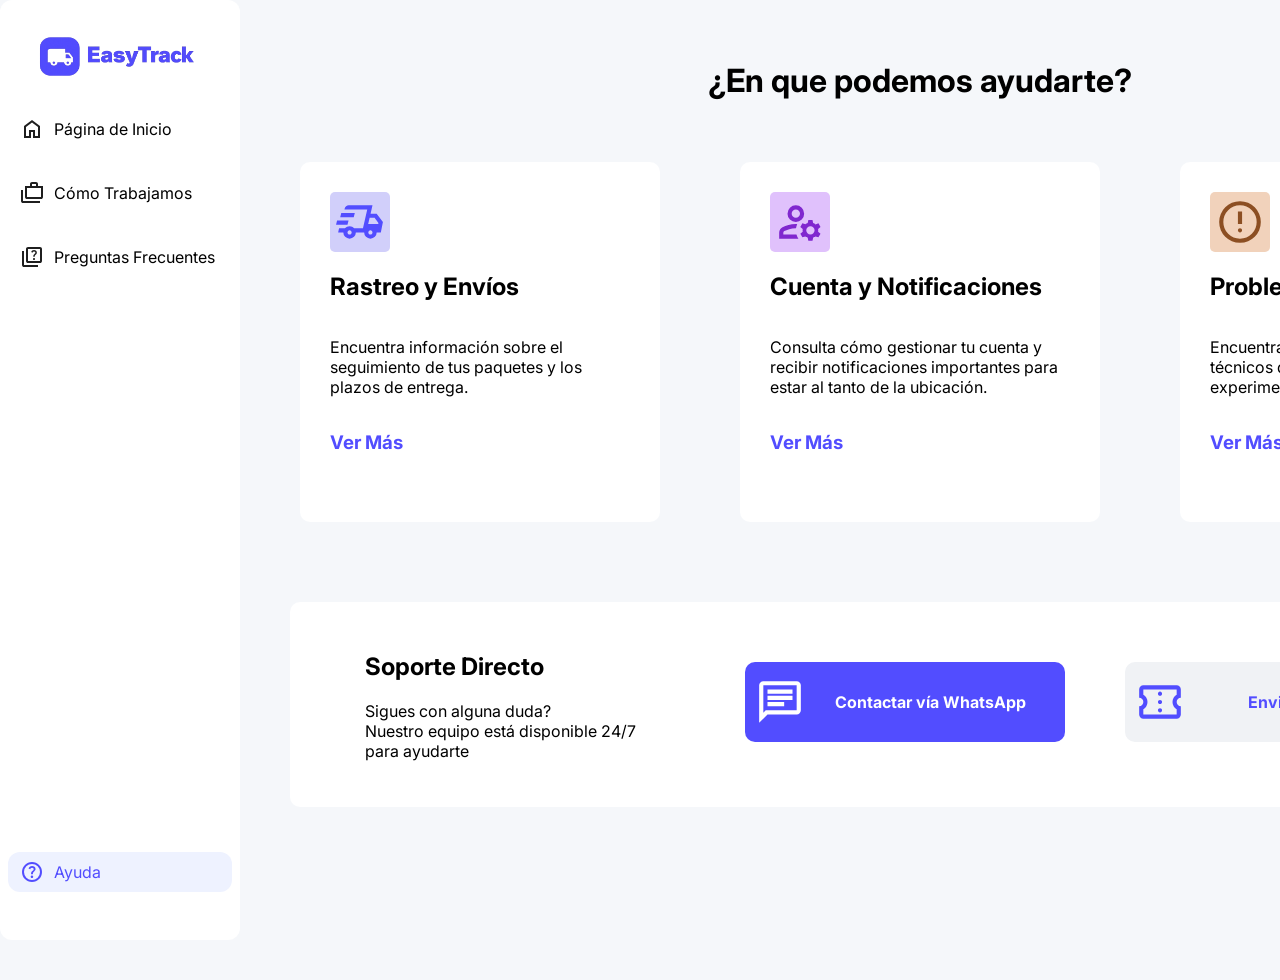
<file: ayuda.html>
<!DOCTYPE html>
<html lang="es">
<head>
    <link rel="preconnect" href="https://fonts.googleapis.com">
    <link rel="preconnect" href="https://fonts.gstatic.com" crossorigin>
    <link href="https://fonts.googleapis.com/css2?family=Inter:ital,opsz,wght@0,14..32,100..900;1,14..32,100..900&display=swap" rel="stylesheet">
    <meta charset="UTF-8">
    <meta name="viewport" content="width=device-width, initial-scale=1.0">
    <title>Ayuda</title>
    <link rel="shortcut icon" href="img/logo-easytrack-solo.png" type="image/x-icon">
    <link rel="stylesheet" href="css/ayuda.css">
</head>
<body>
    <!-- menu q se repite siempre -->
    <nav>
        <a class="logo" href="index.html">
            <img src="img/logo-easytrack.png" alt="Logo de EasyTrack" width="200">
        </a>
        <ul>
            <li><a href="index.html"><img src="img/logo-home.svg" alt="Logo de la página de inicio">Página de Inicio</a></li>
            <li><a href="como-trabajamos.html"><img src="img/logo-como-trabajamos.svg" alt="">Cómo Trabajamos</a></li>
            <li><a href="preguntas-frecuentes.html"><img src="img/logo-preguntas-frecuentes.svg" alt="">Preguntas Frecuentes</a></li>
        </ul>
        <ul class="bottom">
            <li><a href="ayuda.html" class="active"><img src="img/active/logo-ayuda.svg" alt="Logo de Ayuda">Ayuda</a></li>
        </ul>
    </nav>
    <!-- todo el cotenido principal -->
    <main>
        <h1>¿En que podemos ayudarte?</h1>
        <div class="principal">
            <div class="rastreo">
                <img class="logo1" src="img/logo-rastreo.svg" height="50px" width="50px" alt="Imagen de rastreo de paquetes">
                <h2>Rastreo y Envíos</h2>
                <p>Encuentra información sobre el seguimiento de tus paquetes y los plazos de entrega.</p>
                <h3>Ver Más</h3>
            </div>
            <div class="cuenta">
                <img class="logo2" src="img/logo-cuenta-notificaciones.svg" height="50px"  width="50px" alt="Logo de cuenta y notificaciones">
                <h2>Cuenta y Notificaciones</h2>
                <p>Consulta cómo gestionar tu cuenta y recibir notificaciones importantes para estar al tanto de la ubicación.</p>
                <h3>Ver Más</h3>
            </div>
            <div class="problemas">
                <img class="logo3" src="img/logo-error.svg" height="50px"  width="50px" alt="Logo de problemas técnicos">
                <h2>Problemas Técnicos</h2>
                <p>Encuentra soluciones a problemas técnicos de diferentes tipos que puedas experimentar.</p>
                <h3>Ver Más</h3>
            </div>
        </div>
        <div class="soporte-general">
            <div class="soporte">
                <h2>Soporte Directo</h2>
                <p>Sigues con alguna duda?<br>Nuestro equipo está disponible 24/7 <br> para ayudarte</p>
            </div>
            <div class="botones">
                <div class="boton1">
                    <img src="img/logo-mensaje-whatsapp.svg" width="50px" alt="Logo de mensaje de WhatsApp">
                    <button>Contactar vía WhatsApp</button>
                </div>
                <div class="boton2">
                    <img src="img/logo-ticket.svg" width="50px" alt="Logo de ticket">
                    <button>Enviar un Ticket</button>
                </div>
            </div>
        </div>
    </main>
</body>
</html>
</file>
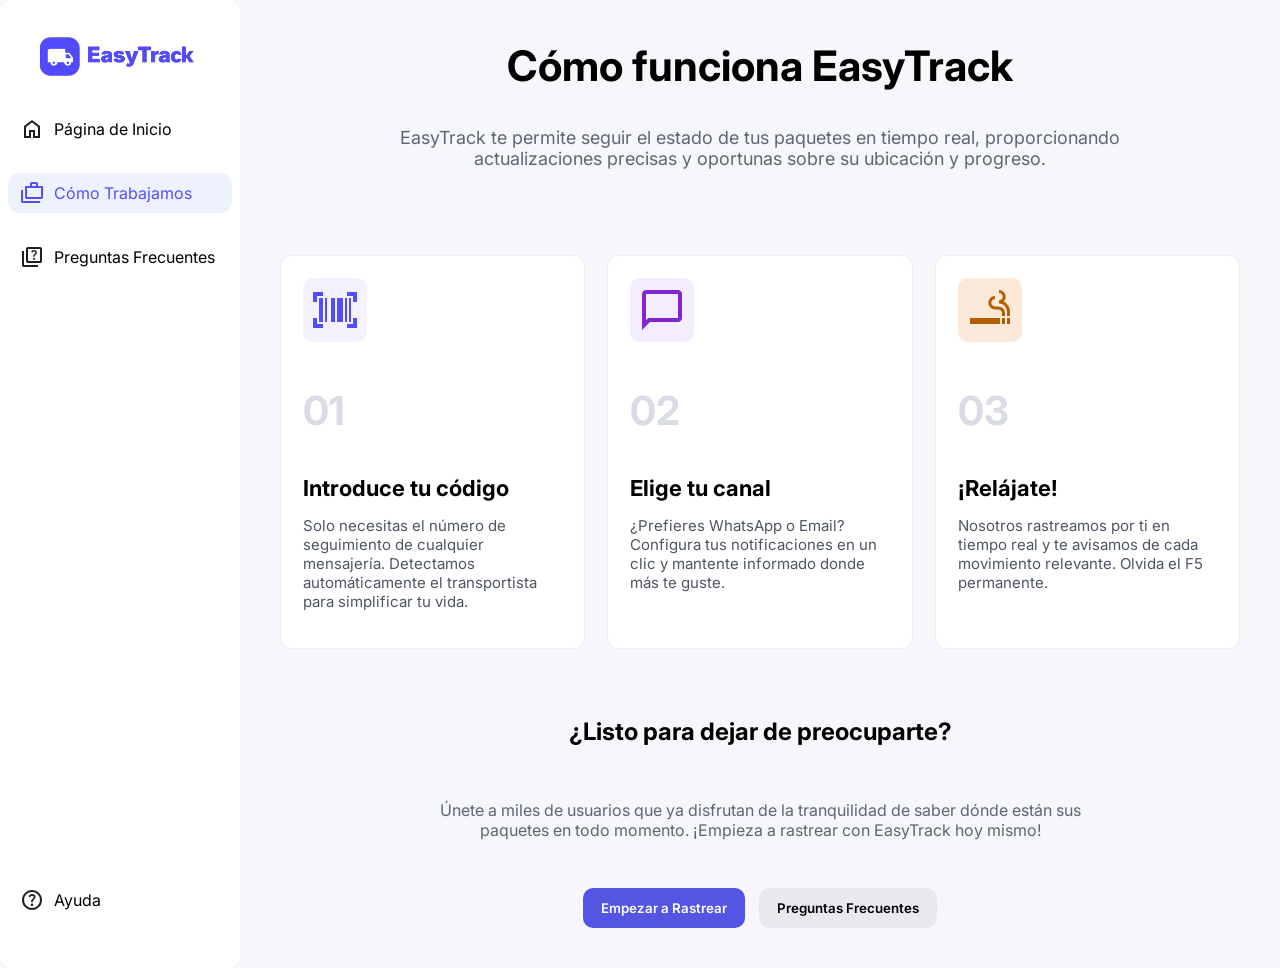
<file: como-trabajamos.html>
<!DOCTYPE html>
<html lang="en">
<head>
    <link rel="preconnect" href="https://fonts.googleapis.com">
    <link rel="preconnect" href="https://fonts.gstatic.com" crossorigin>
    <link href="https://fonts.googleapis.com/css2?family=Inter:ital,opsz,wght@0,14..32,100..900;1,14..32,100..900&display=swap" rel="stylesheet">
    <meta charset="UTF-8">
    <meta name="viewport" content="width=device-width, initial-scale=1.0">
    <title>Como Trabajamos</title>
    <link rel="shortcut icon" href="img/logo-easytrack-solo.png" type="image/x-icon">
    <link rel="stylesheet" href="css/como-trabajamos.css">
</head>
<body>
    <!-- el menu lateral de la izda -->
    <nav>
        <a class="logo" href="index.html">
            <img src="img/logo-easytrack.png" alt="Logo de EasyTrack" width="200">
        </a>
        <ul>
            <li><a href="index.html"><img src="img/logo-home.svg" alt="Logo de la página de inicio">Página de Inicio</a></li>
            <li><a href="como-trabajamos.html" class="active"><img src="img/active/logo-como-trabajamos.svg" alt="">Cómo Trabajamos</a></li>
            <li><a href="preguntas-frecuentes.html"><img src="img/logo-preguntas-frecuentes.svg" alt="">Preguntas Frecuentes</a></li>
        </ul>
        <ul class="bottom">
            <li><a href="ayuda.html"><img src="img/logo-ayuda.svg" alt="Logo de Ayuda">Ayuda</a></li>
        </ul>
    </nav>
    <!-- contenido q va en medio de la page -->
    <main>
    <h1>Cómo funciona EasyTrack</h1>

    <p class="intro-text">
        EasyTrack te permite seguir el estado de tus paquetes en tiempo real, proporcionando actualizaciones precisas y oportunas sobre su ubicación y progreso.
    </p>


    <!-- cuadricula de pasos q hicimos con flex/grid -->
    <div class="steps-grid">
        <div class="step-card">
            <img src="img/logo-scanner.svg" alt="Logo de escáner de código de barras">
            <p class="step-number">01</p>
            <h2>Introduce tu código</h2>
            <p class="step-text">
                Solo necesitas el número de seguimiento de cualquier mensajería. Detectamos automáticamente el transportista para simplificar tu vida.
            </p>
        </div>

        <div class="step-card">
            <img src="img/logo-mensaje.svg" alt="Logo de mensajes">
            <p class="step-number">02</p>
            <h2>Elige tu canal</h2>
            <p class="step-text">
                ¿Prefieres WhatsApp o Email? Configura tus notificaciones en un clic y mantente informado donde más te guste.
            </p>
        </div>

        <div class="step-card">
            <img src="img/logo-cigaro.svg" alt="Logo de cigaro">
            <p class="step-number">03</p>
            <h2>¡Relájate!</h2>
            <p class="step-text">
                Nosotros rastreamos por ti en tiempo real y te avisamos de cada movimiento relevante. Olvida el F5 permanente.
            </p>
        </div>
    </div>

    <h2 class="cta-title">¿Listo para dejar de preocuparte?</h2>

    <p class="cta-text">
        Únete a miles de usuarios que ya disfrutan de la tranquilidad de saber dónde están sus paquetes en todo momento. ¡Empieza a rastrear con EasyTrack hoy mismo!
    </p>

    <div class="cta-buttons">
        <a href="index.html">
            <button type="button">Empezar a Rastrear</button>
        </a>
        <a href="preguntas-frecuentes.html">
            <button>Preguntas Frecuentes</button>
        </a>
    </div>
</main>
</body>
</html>
</file>
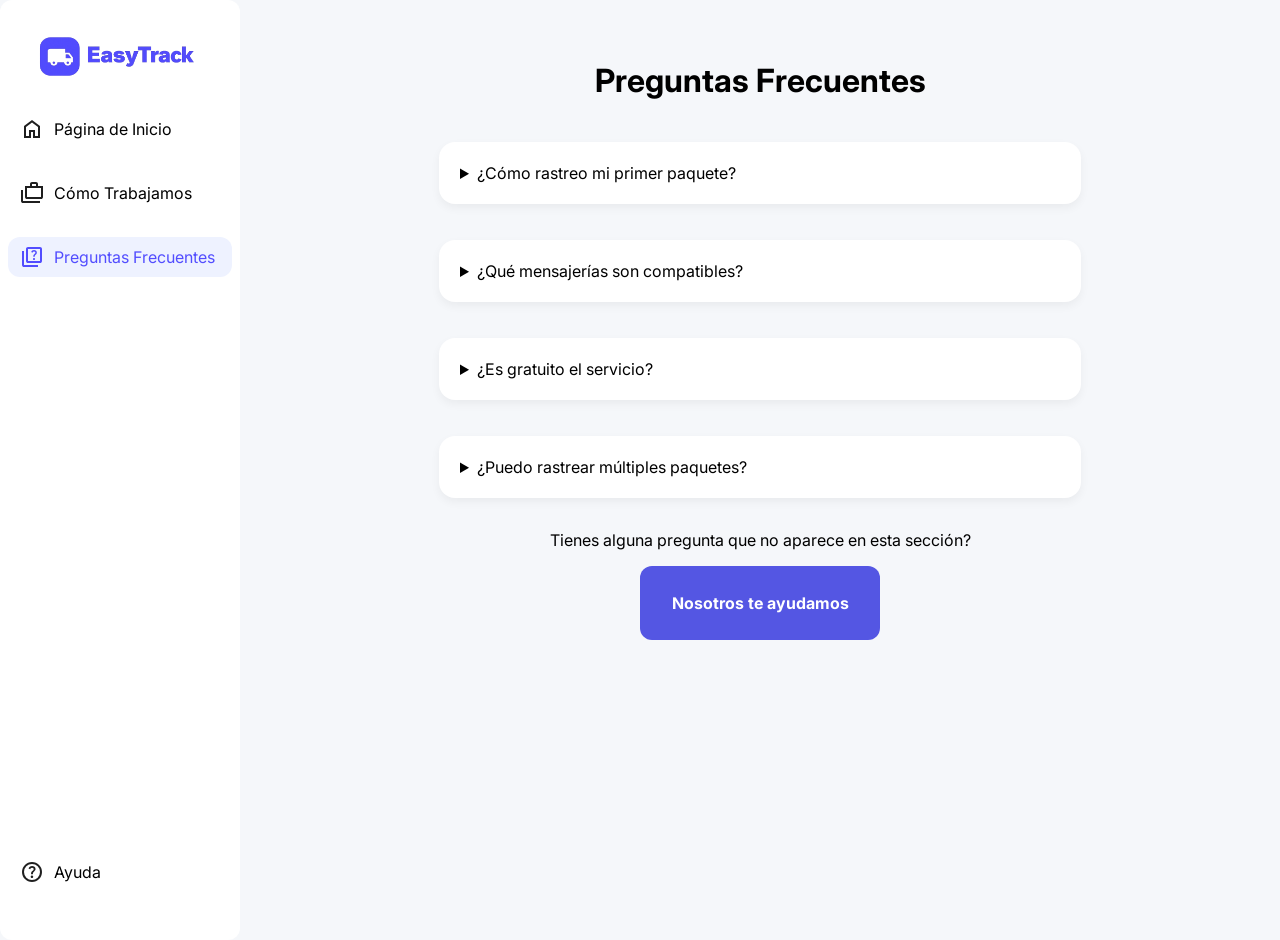
<file: preguntas-frecuentes.html>
<!DOCTYPE html>
<html lang="es">
<head>
    <link rel="preconnect" href="https://fonts.googleapis.com">
    <link rel="preconnect" href="https://fonts.gstatic.com" crossorigin>
    <link href="https://fonts.googleapis.com/css2?family=Inter:ital,opsz,wght@0,14..32,100..900;1,14..32,100..900&display=swap" rel="stylesheet">
    <meta charset="UTF-8">
    <meta name="viewport" content="width=device-width, initial-scale=1.0">
    <title>Preguntas Frecuentes</title>
    <link rel="shortcut icon" href="img/logo-easytrack-solo.png" type="image/x-icon">
    <link rel="stylesheet" href="css/preguntas-frecuentes.css">
</head>
<body>
    <!-- barra de navegacion de la izq -->
    <nav>
        <a class="logo" href="index.html">
            <img src="img/logo-easytrack.png" alt="Logo de EasyTrack" width="200">
        </a>
        <ul>
            <li><a href="index.html"><img src="img/logo-home.svg" alt="Logo de la página de inicio">Página de Inicio</a></li>
            <li><a href="como-trabajamos.html"><img src="img/logo-como-trabajamos.svg" alt="">Cómo Trabajamos</a></li>
            <li><a href="preguntas-frecuentes.html" class="active"><img src="img/active/logo-preguntas-frecuentes.svg" alt="">Preguntas Frecuentes</a></li>
        </ul>
        <ul class="bottom">
            <li><a href="ayuda.html"><img src="img/logo-ayuda.svg" alt="Logo de Ayuda">Ayuda</a></li>
        </ul>
    </nav>
    <!-- las preguntas en si que van al medio -->
    <main>
        <h1>Preguntas Frecuentes</h1>
        <!-- cajitas q se abren al hacer clic -->
        <details>
            <summary>¿Cómo rastreo mi primer paquete?</summary>
            <p>Solo introduce tu código en la pantalla de inicio y elige tu método de notificación favorito.</p>
        </details>
        <details>
            <summary>¿Qué mensajerías son compatibles?</summary>
            <p>Ofrecemos compatibilidad con las principales mensajerías del mercado, incluyendo DHL, FedEx, UPS y Correos.</p>
        </details>
        <details>
            <summary>¿Es gratuito el servicio?</summary>
            <p>Sí, para usuarios individuales nuestro servicio de rastreo básico es totalmente gratuito y siempre lo será.</p>
        </details>
        <details>
            <summary>¿Puedo rastrear múltiples paquetes?</summary>
            <p>¡Claro! Puedes agregar tantos códigos de seguimiento como quieras y recibir actualizaciones para cada uno de ellos.</p>
        </details>
        <p>Tienes alguna pregunta que no aparece en esta sección?</p>
        <a href="ayuda.html" class="btn">Nosotros te ayudamos</a>
    </main>
</body>
</html>
</file>
<file: css/ayuda.css>
/* fuente para toda la pagina, inter queda bien */
*{
    font-family: 'Inter', sans-serif;
}


html,
    body {
        scrollbar-width: none; /* Firefox */
        -ms-overflow-style: none; /* IE y Edge */
    }
    html::-webkit-scrollbar,
    body::-webkit-scrollbar {
        display: none; /* Chrome, Safari y Edge */
    }


html,
body {
    height: 100%;
}

/* el body lo ponemos en flex para que el nav y el main esten en fila */
body {
    margin: 0;
    padding: 0;
    display: flex;
    background-color: #f5f7fa;
}

/* el menu lateral de la izquierda */
nav {
    width: 200px;
    padding: 20px;
    min-height: 100vh;
    display: flex;
    flex-direction: column;
    justify-content: space-between;
    background-color: rgb(255, 255, 255);
    border-radius: 12px;
}

/* estilos de todos los enlaces del nav */
nav a {
    color: inherit;
    text-decoration: none;
    display: flex;
    align-items: center;
    gap: 10px;
    padding: 8px 12px;
    margin: 0 -12px;
    border-radius: 12px;
    transition: background-color 0.2s;
    cursor: pointer;
}

/* los iconos del menu miden 24x24 */
nav a img {
    width: 24px;
    height: 24px;
}

/* el logo es mas grande, le ponemos 200px de ancho */
.logo img {
    width: 200px;
    height: auto;
}

/* el enlace activo se pone con fondo lila clarito */
.active {
    background-color: #eef2ff;
    color: #524dff;
}

/* cuando pasas el raton por el activo cambia un poco el fondo */
.active:hover {
    background-color: #d9e5ff;
}

/* hover para el resto de enlaces, gris suave */
nav a:hover {
    background-color: rgba(0, 0, 0, 0.08);
}

/* quitamos los puntitos de la lista */
ul {
    list-style: none;
    padding: 0;
}

/* separacion entre cada item del menu */
li {
    margin-bottom: 24px;
}

/* el bottom lo empujamos abajo del todo con margin auto */
.bottom {
    margin-top: auto;
}

/* los del bottom tienen menos separacion */
.bottom li {
    margin-bottom: 12px;
}

h1{
    text-align: center;
}

main{
    flex: 1;
    min-height: 100vh;
    display: flex;
    flex-direction: column;
    align-items: center;
    padding: 40px 20px;
}

h3 {
    color: #524dff;
    cursor: pointer;
}

h3:hover{
    color: #7570ff;
}

.principal {
    display: flex;
    justify-content: center;
}

.rastreo {
    display: flex;
    flex-direction: column;
    background-color: #ffffff;
    width: 300px;
    height: 300px;
    margin: 40px;
    border-radius: 10px;
    padding: 30px;
}

.cuenta {
    display: flex;
    flex-direction: column;
    background-color: #ffffff;
    border-radius: 10px;
    width: 300px;
    height: 300px;
    margin: 40px;
    padding: 30px;
}

.problemas {
    display: flex;
    flex-direction: column;
    background-color: #ffffff;
    width: 300px;
    height: 300px;
    margin: 40px;
    border-radius: 10px;
    padding: 30px;
}

.logo1{
    background-color: #d1cffa;
    border-radius: 5px;
    padding: 5px;
}
.logo2{
    background-color: #e0c1fc;
    border-radius: 5px;
    padding: 5px;
}
.logo3 {
    background-color: #f1d2bb;
    border-radius: 5px;
    padding: 5px;
}

.soporte-general{
    display: flex;
    margin-top: 40px;
    background-color: #ffffff;
    border-radius: 10px;
    width: 1200px;
    justify-content: center;
    padding: 30px;
}

.soporte{
    width: 350px;
}

.botones{
    display: flex;
}

.boton1,
.boton2 {
    display: flex;
    gap: 0px;
    padding: 5px 15px;
}

.boton1{
    background-color: #524dff;
    color: #ffffff;
    border-radius: 10px;
    width: 300px;
    height: 60px;
    margin: 30px;
    padding: 10px;
    font-weight: 700;
}

.boton2{
    background-color: #f0f2f5;
    color: #524dff;
    border-radius: 10px;
    width: 300px;
    height: 60px;
    margin: 30px;
    padding: 10px;
    font-weight: 700;
}

.boton1 button,
.boton2 button {
    background-color: transparent;
    border: none;
    color: inherit;
    width: 100%;
    height: 100%;
    font: inherit;
    cursor: pointer;
    padding: 0;
}

.boton1:hover {
    background-color: #4745ce;
}

.boton2:hover {
    background-color: #e0e3eb;
}
</file>
<file: css/como-trabajamos.css>
/* fuente para toda la pagina, inter queda bien */
*{
    font-family: 'Inter', sans-serif;
}



html,
    body {
        scrollbar-width: none; /* Firefox */
        -ms-overflow-style: none; /* IE y Edge */
    }
    html::-webkit-scrollbar,
    body::-webkit-scrollbar {
        display: none; /* Chrome, Safari y Edge */
    }


/* el body lo ponemos en flex para que el nav y el main esten en fila */
body {
    margin: 0;
    padding: 0;
    display: flex;
    background-color: #f5f7fa;
}

/* el menu lateral de la izquierda */
nav {
    width: 200px;
    padding: 20px;
    min-height: 100vh;
    display: flex;
    flex-direction: column;
    justify-content: space-between;
    background-color: #ffffff;
    border-radius: 12px;
}

/* el menu lateral de la izquierda */
nav {
    width: 200px;
    padding: 20px;
    min-height: 100vh;
    display: flex;
    flex-direction: column;
    justify-content: space-between;
    background-color: rgb(255, 255, 255);
    border-radius: 12px;
}

/* quitamos los puntitos de la lista */
ul {
    list-style: none;
    padding: 0;
}

/* el bottom lo empujamos abajo del todo */
.bottom {
    margin-top: auto;
}

/* separacion entre cada item del menu */
li {
    margin-bottom: 24px;
}

/* los del bottom tienen menos separacion */
.bottom li {
    margin-bottom: 12px;
}

/* estilos de todos los enlaces */
nav a {
    color: inherit;
    text-decoration: none;
    display: flex;
    align-items: center;
    gap: 10px;
    padding: 8px 12px;
    margin: 0 -12px;
    border-radius: 12px;
    transition: background-color 0.2s;
    cursor: pointer;
}

/* iconos */
nav a img {
    width: 24px;
    height: 24px;
}

/* logo */
.logo img {
    width: 200px;
    height: auto;
}

/* enlace activo */
.active {
    background-color: #eef2ff;
    color: #524dff;
}

.active:hover {
    background-color: #d9e5ff;
}

/* hover normal */
nav a:hover {
    background-color: rgba(0, 0, 0, 0.08);
}
/* el main centrado y con todo en columna */
main {
    flex: 1;
    display: flex;
    flex-direction: column;
    align-items: center;
    padding: 40px;
    gap: 18px;
    text-align: center;
}

/* titulo grande de la pagina */
main h1 {
    font-size: 42px;
    margin: 0;
}

/* texto de introducion q no sea muy ancho */
.intro-text {
    max-width: 850px;
    font-size: 18px;
    color: #5f6573;
}

/* cuadricula pa poner los pasos, dividida en 3 columnas */
.steps-grid {
    width: 100%;
    max-width: 1000px;
    display: grid;
    grid-template-columns: repeat(3, 1fr);
    gap: 22px;
    margin-top: 50px;
    margin-bottom: 10px;
}

/* la cajita blanca de cada paso */
.step-card {
    background-color: #fff;
    border: 1px solid #eaedf3;
    border-radius: 12px;
    padding: 22px;
    text-align: left;
}

/* los iconitos de cada paso tienen fonditos de colores */
.step-card img {
    width: 48px;
    padding: 8px;
    border-radius: 10px;
    background-color: #f5f2ff;
}

/* el segundo y tercer icono tienen color distitno */
.step-card:nth-child(2) img {
    background-color: #f4ecff;
}

.step-card:nth-child(3) img {
    background-color: #fbe8d8;
}

/* el numerito grande de fondo */
.step-number {
    font-size: 40px;
    font-weight: bold;
    color: #d9dce5;
}

/* titulo de cada paso */
.step-card h2 {
    font-size: 22px;
    margin: 10px 0;
}

/* textejo explicativo del paso */
.step-text {
    font-size: 15px;
    color: #4d5562;
}

/* seccion pal final de la pagina animar al user */
.cta-title {
    margin-top: 40px;
    margin-bottom: 20px;
}

/* textillo antes de los botones finales */
.cta-text {
    max-width: 700px;
    color: #5f6573;
    margin-bottom: 20px;
}

/* contenedor para poner los botones en fla */
.cta-buttons {
    display: flex;
    gap: 14px;
    margin-top: 10px;
}

/* estlio general d los botones del final */
.cta-buttons button {
    border: none;
    border-radius: 10px;
    padding: 12px 18px;
    font-weight: 600;
    cursor: pointer;
}

/* el primer boton q sea el principal lila */
.cta-buttons a:first-child button {
    background-color: #5456e3;
    color: white;
}

.cta-buttons a:first-child button:hover {
    background-color: #4244b8;
}
/* el segnudo botoin q sea gris secundario */
.cta-buttons a:last-child button {
    background-color: #e7e9ef;
}

.cta-buttons a:last-child button:hover {
    background-color: #d0d4e0;
}

/* RESPONSIVE */
@media (max-width: 900px) {
    .steps-grid {
        grid-template-columns: 1fr;
    }

    .cta-buttons {
        flex-direction: column;
    }
}   
@media (max-width: 900px) {
    .steps-grid {
        grid-template-columns: 1fr;
    }

    .cta-buttons {
        flex-direction: column;
        width: 100%;
    }

    .cta-buttons button {
        width: 100%;
    }
}
</file>
<file: css/preguntas-frecuentes.css>
/* fuente para toda la pagina, inter queda bien */
*{
    font-family: 'Inter', sans-serif;
}

html,
    body {
        scrollbar-width: none; /* Firefox */
        -ms-overflow-style: none; /* IE y Edge */
    }
    html::-webkit-scrollbar,
    body::-webkit-scrollbar {
        display: none; /* Chrome, Safari y Edge */
    }



/* el body lo ponemos en flex para que el nav y el main esten en fila */
body {
    margin: 0;
    padding: 0;
    display: flex;
    background-color: #f5f7fa;
}

/* el menu lateral de la izquierda */
nav {
    width: 200px;
    padding: 20px;
    min-height: 100vh;
    display: flex;
    flex-direction: column;
    justify-content: space-between;
    background-color: rgb(255, 255, 255);
    border-radius: 12px;
}

/* estilos de todos los enlaces del nav */
nav a {
    color: inherit;
    text-decoration: none;
    display: flex;
    align-items: center;
    gap: 10px;
    padding: 8px 12px;
    margin: 0 -12px;
    border-radius: 12px;
    transition: background-color 0.2s;
    cursor: pointer;
}

/* los iconos del menu miden 24x24 */
nav a img {
    width: 24px;
    height: 24px;
}

/* el logo es mas grande, le ponemos 200px de ancho */
.logo img {
    width: 200px;
    height: auto;
}

/* el enlace activo se pone con fondo lila clarito */
.active {
    background-color: #eef2ff;
    color: #524dff;
}

/* cuando pasas el raton por el activo cambia un poco el fondo */
.active:hover {
    background-color: #d9e5ff;
}

/* hover para el resto de enlaces, gris suave */
nav a:hover {
    background-color: rgba(0, 0, 0, 0.08);
}

/* quitamos los puntitos de la lista */
ul {
    list-style: none;
    padding: 0;
}

/* separacion entre cada item del menu */
li {
    margin-bottom: 24px;
}

/* el bottom lo empujamos abajo del todo con margin auto */
.bottom {
    margin-top: auto;
}

/* los del bottom tienen menos separacion */
.bottom li {
    margin-bottom: 12px;
}

/* el main en columna para q las preguntas bajen */
main {
    display: flex;
    flex-direction: column;
    align-items: center;
    justify-content: flex-start;
    padding: 40px;
    width: 100%;
}

/* detalles de las preguntas como si fueran tarjetas */
details {
    width: 100%;
    max-width: 600px;
    background-color: #ffffff;
    border-radius: 16px;
    padding: 20px;
    margin-bottom: 16px;
    margin-top: 20px;
    box-shadow: 0 4px 10px rgba(0,0,0,0.05);
    cursor: pointer;
    transition: all 0.2s ease;
    border: 1px solid transparent;
}

/* cuando pasas raton cambia el color un poqito */
details:hover {
    background-color: #d9e5ff;
}

/* el botoncito de ayuda abajo del todo */
.btn{
    background-color: #5456e3;
    color: #fff;
    padding: 12px 20px;
    width: 200px;
    height: 50px;
    border: none;
    border-radius: 12px;
    font-size: 16px;
    cursor: pointer;
    font-weight: 700;
    display: flex;
    align-items: center;
    justify-content: center;
    gap: 10px;
    position: relative;
    text-decoration: none;
}

/* cuano le pasas el raton se oscurece */
.btn:hover {
    background-color: #4a4ae0;
}
</file>
